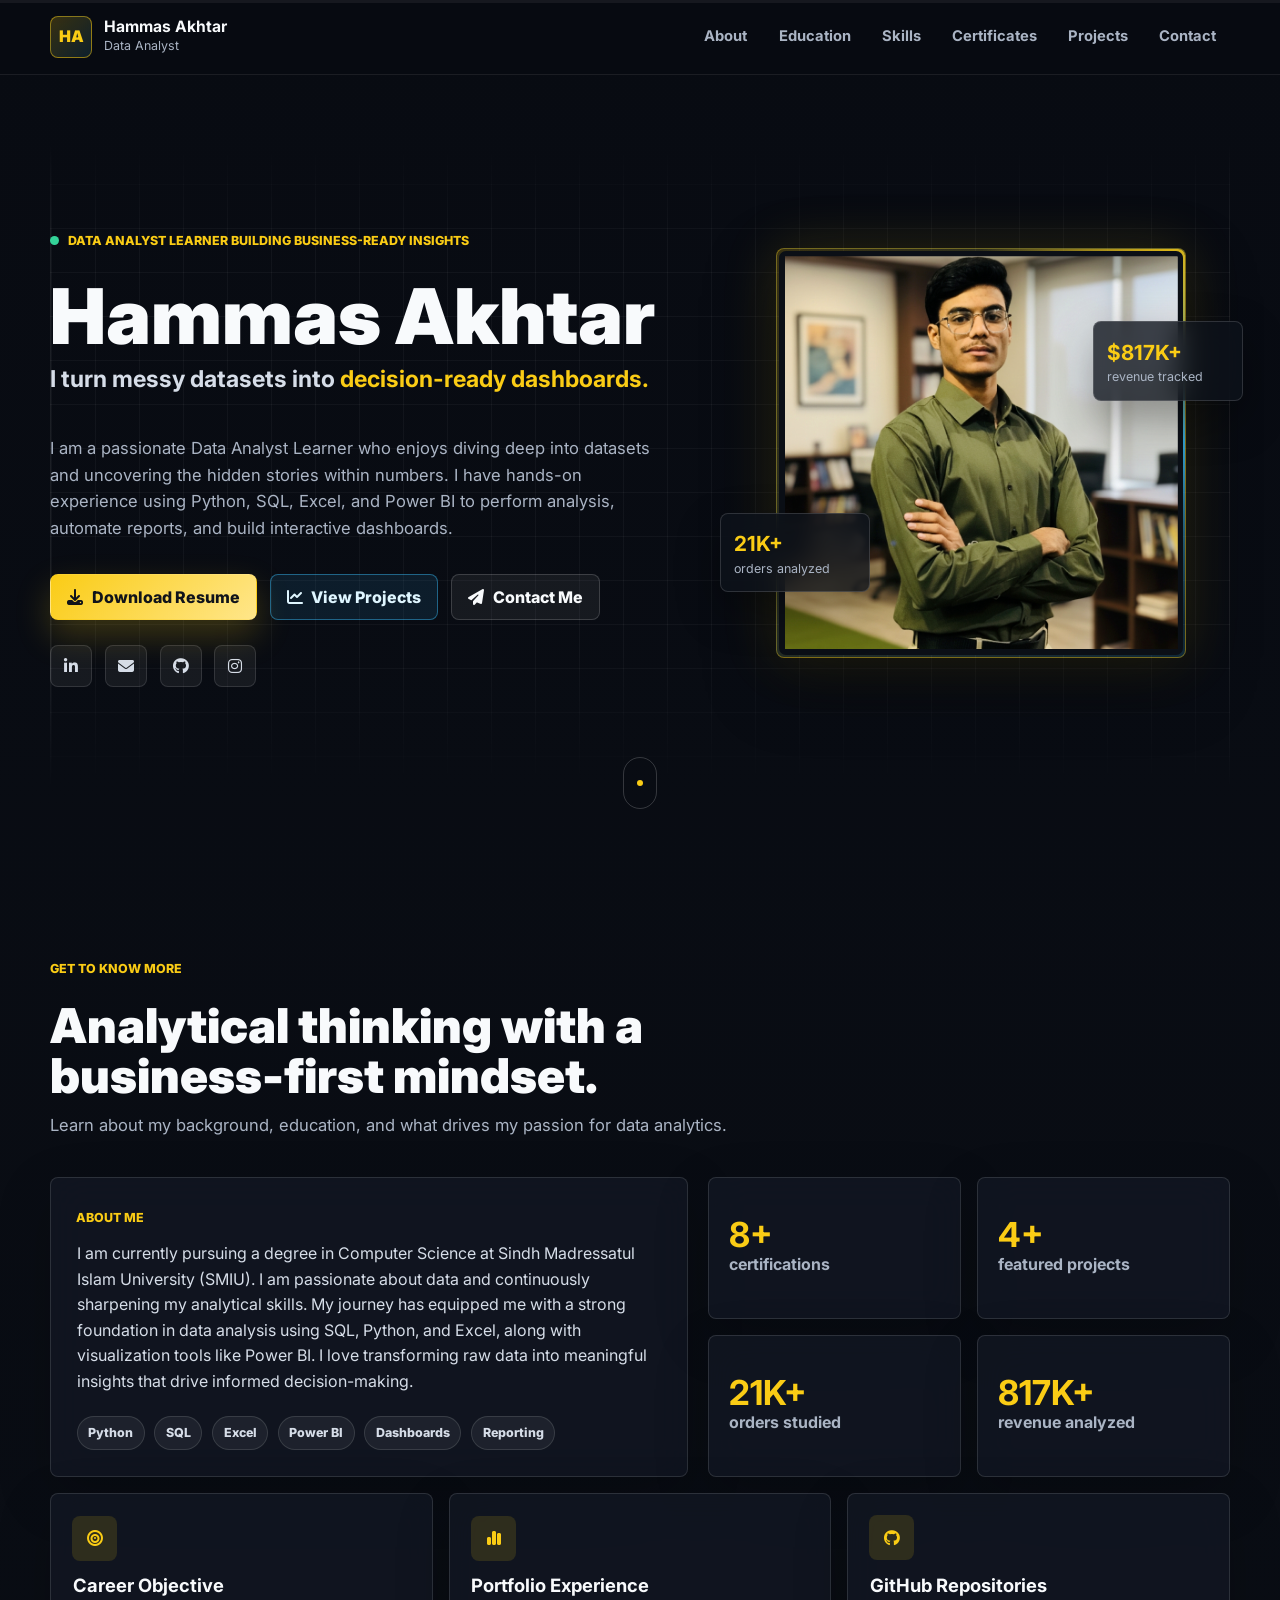
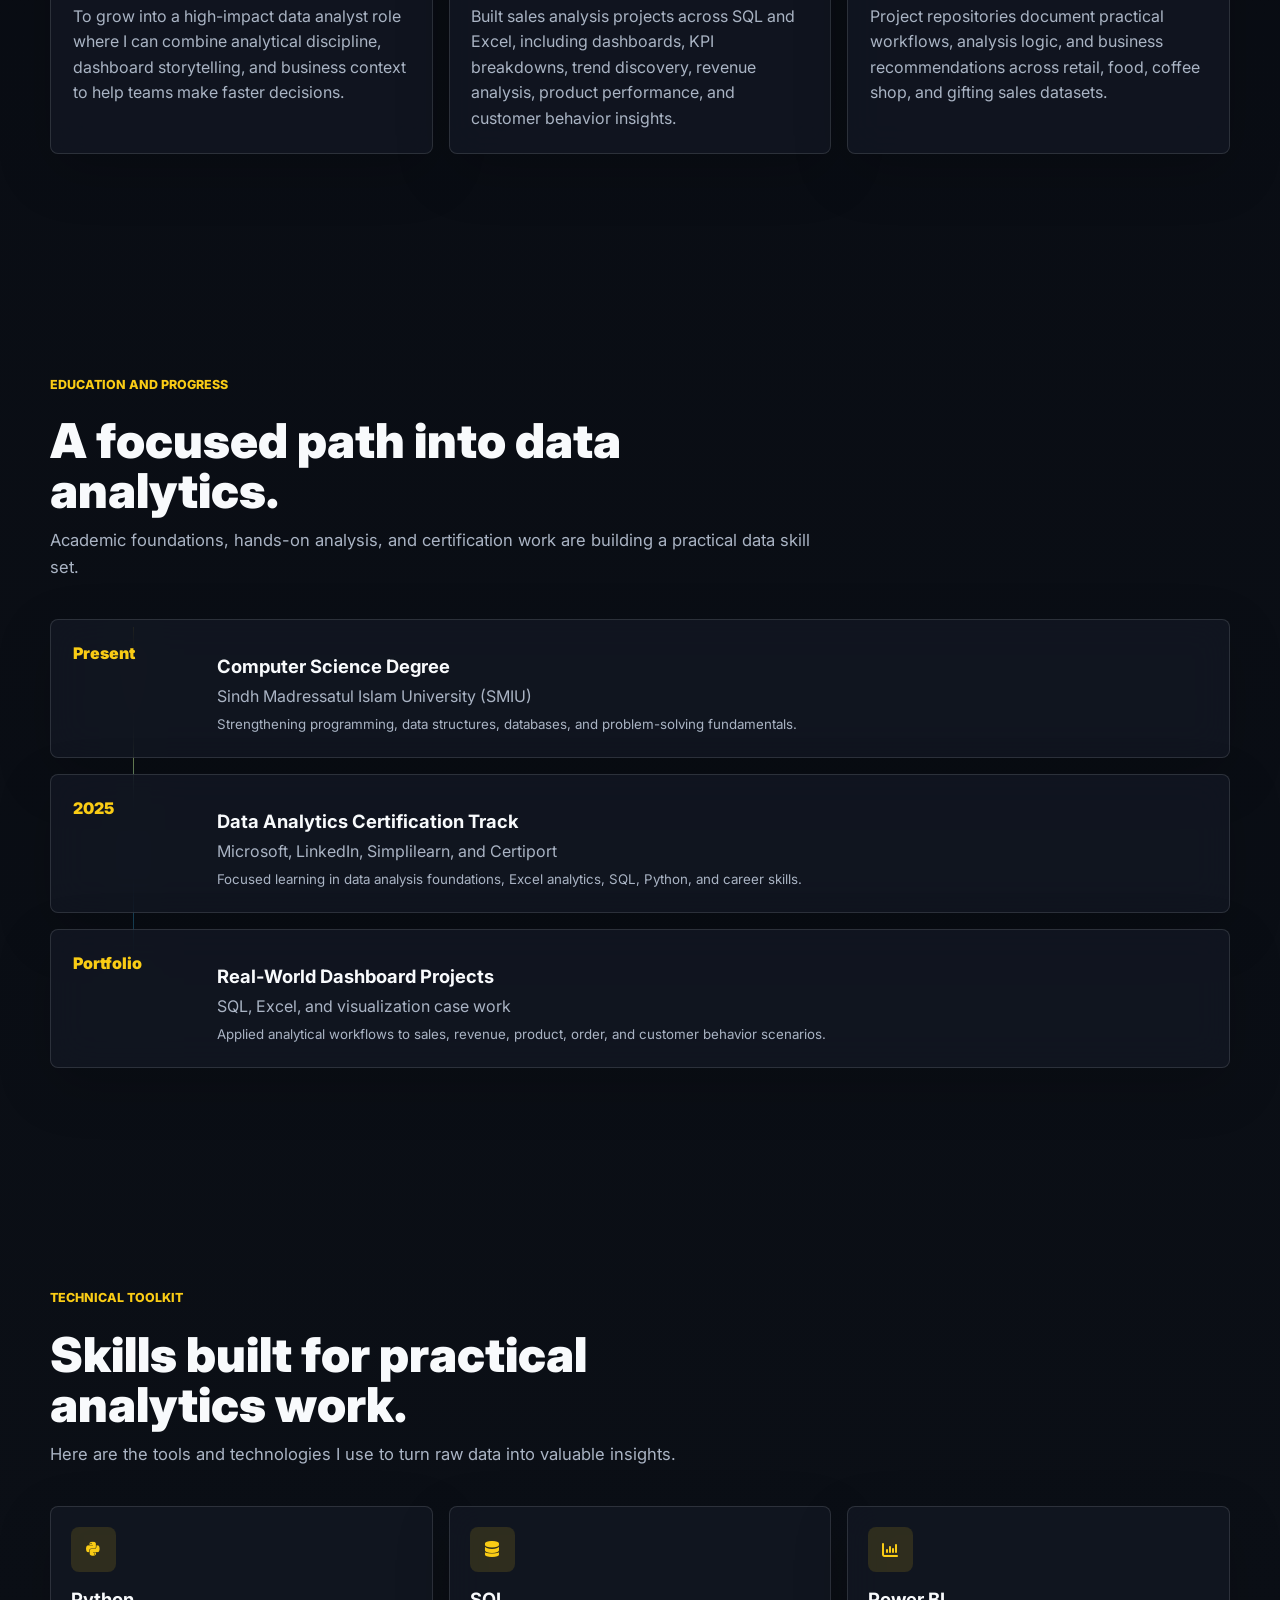
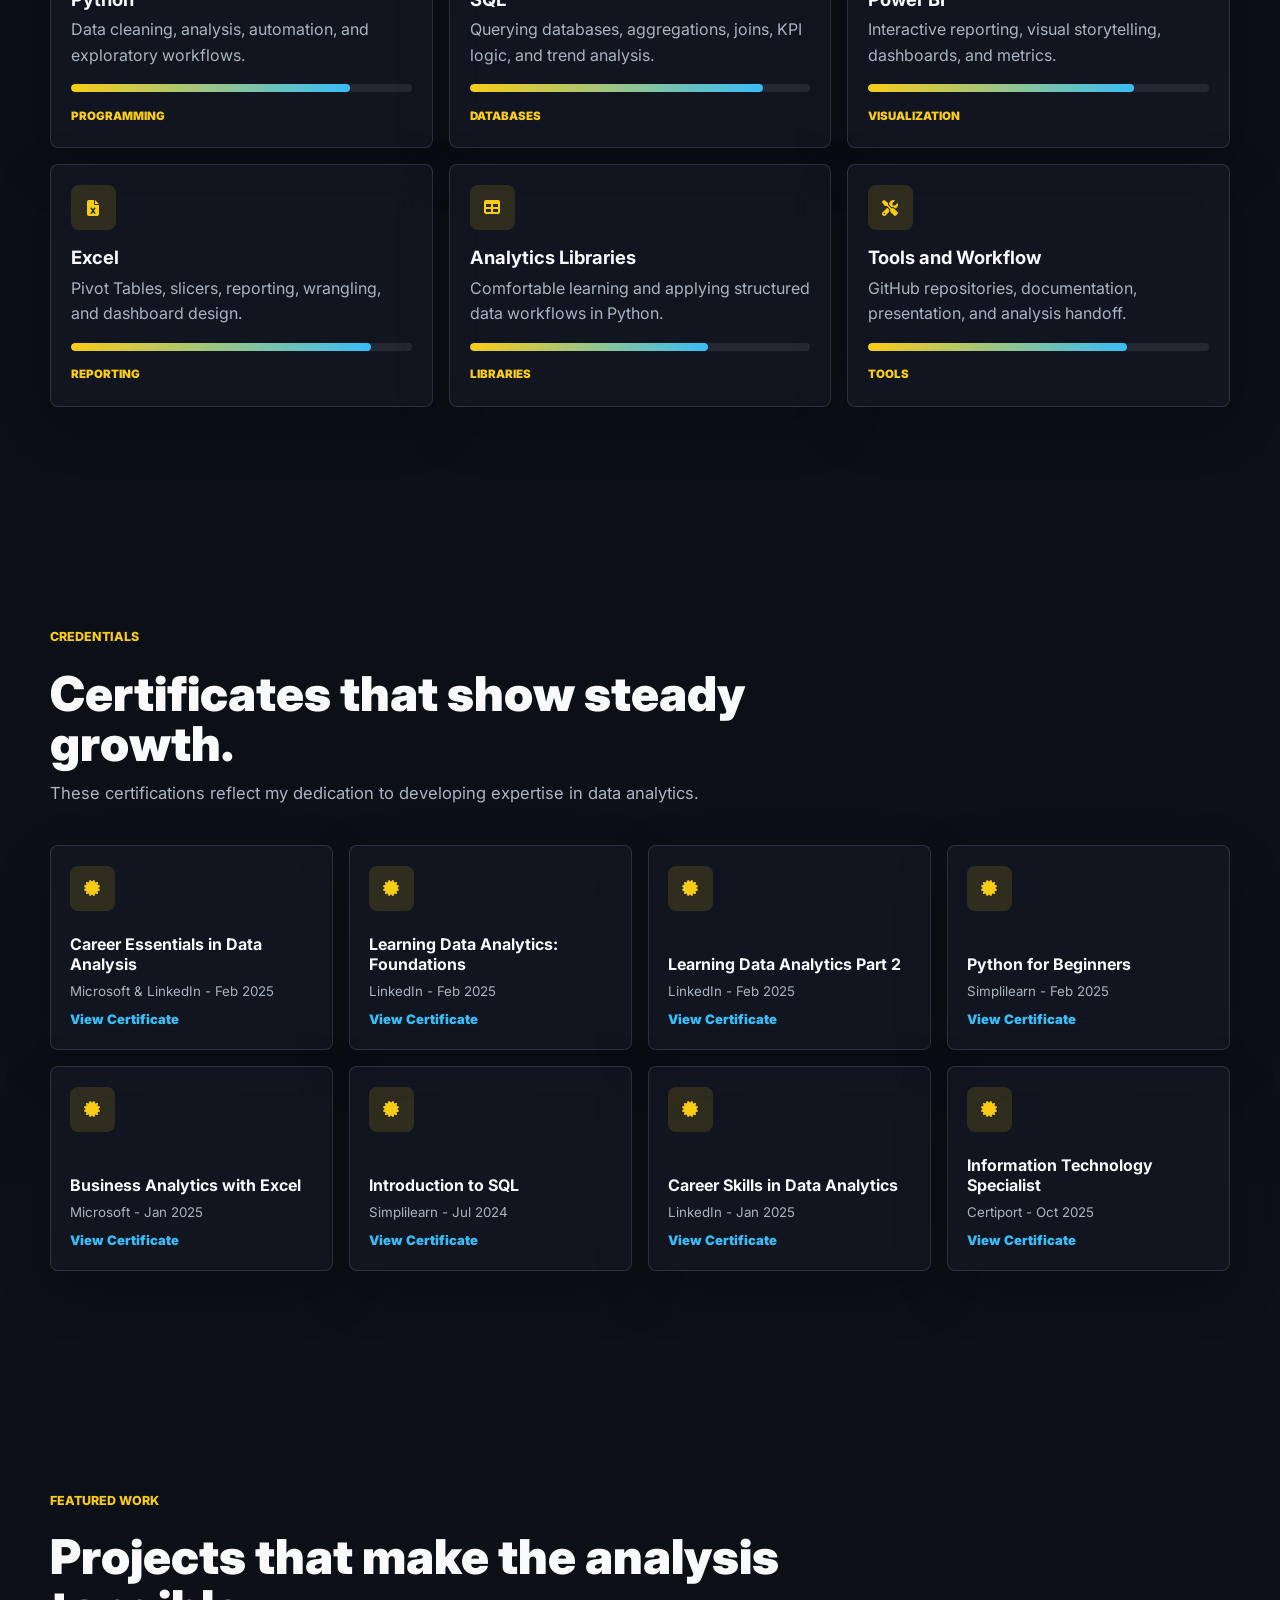
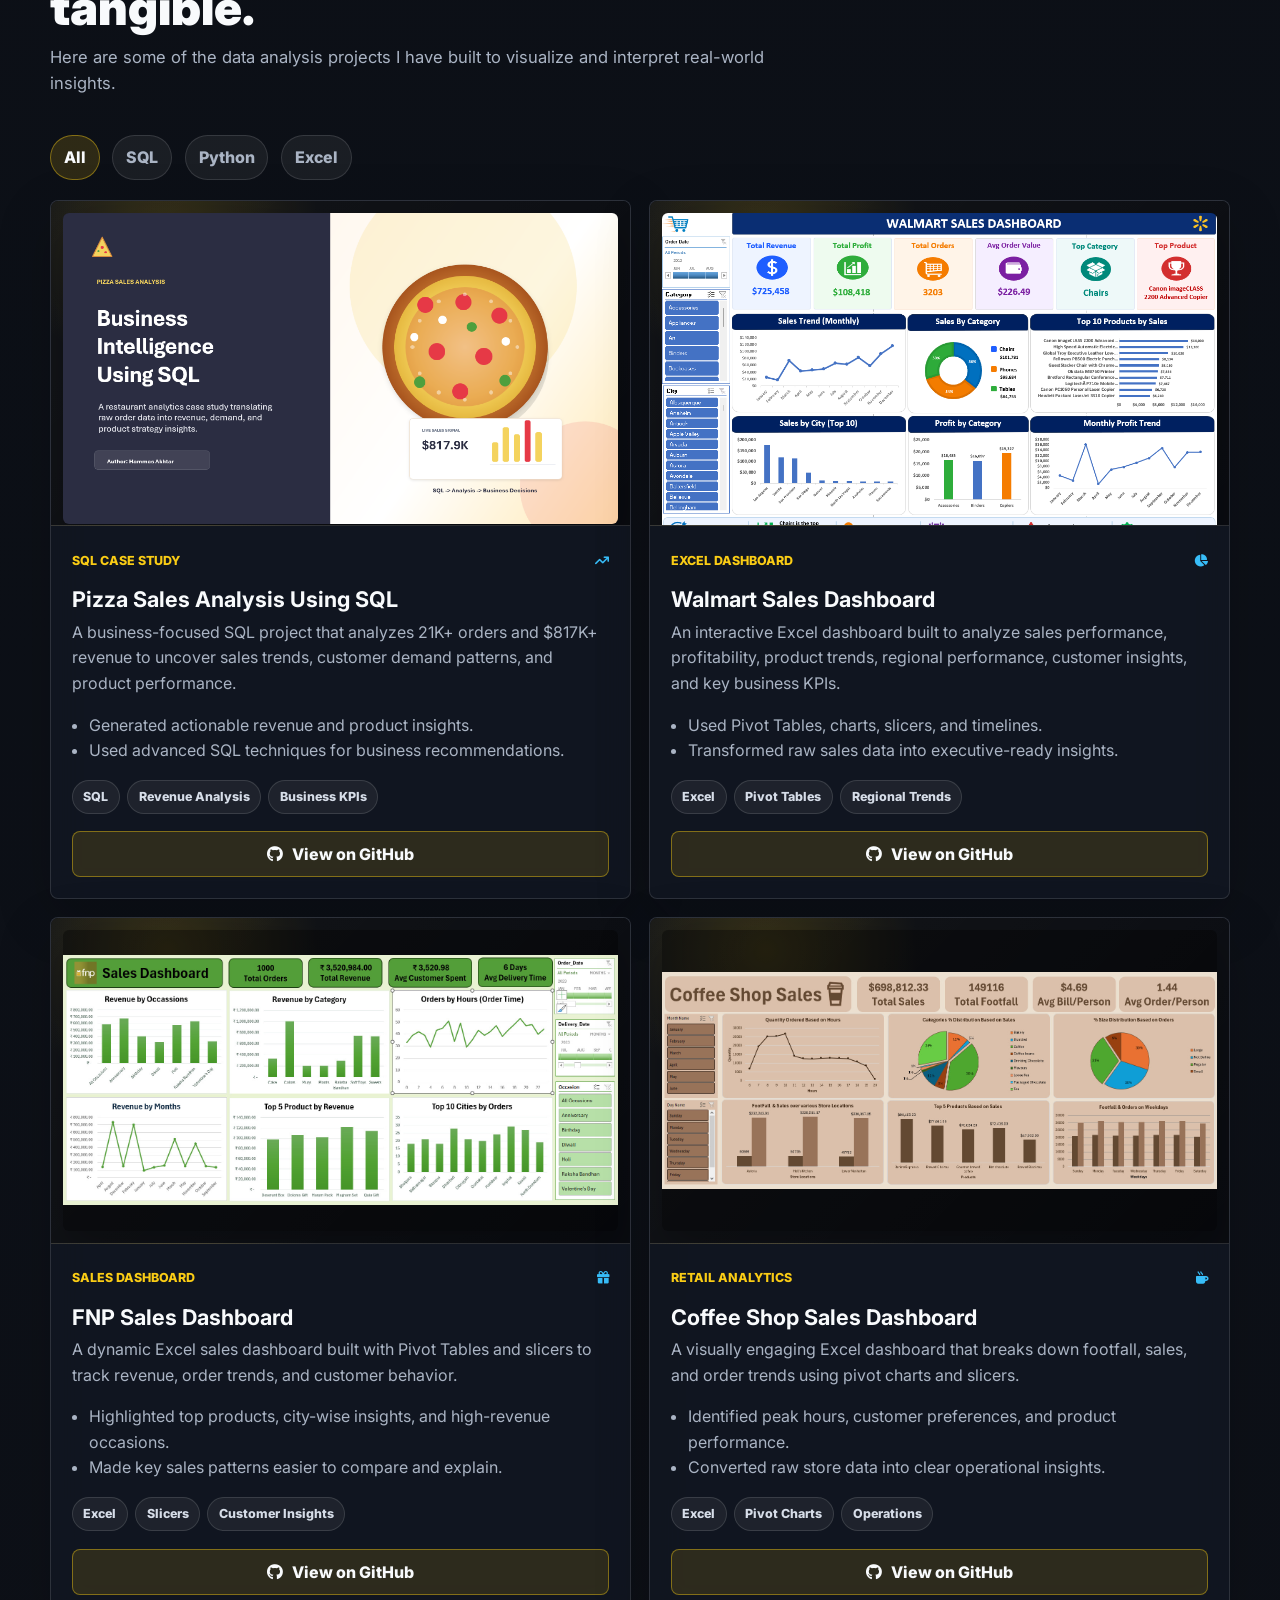
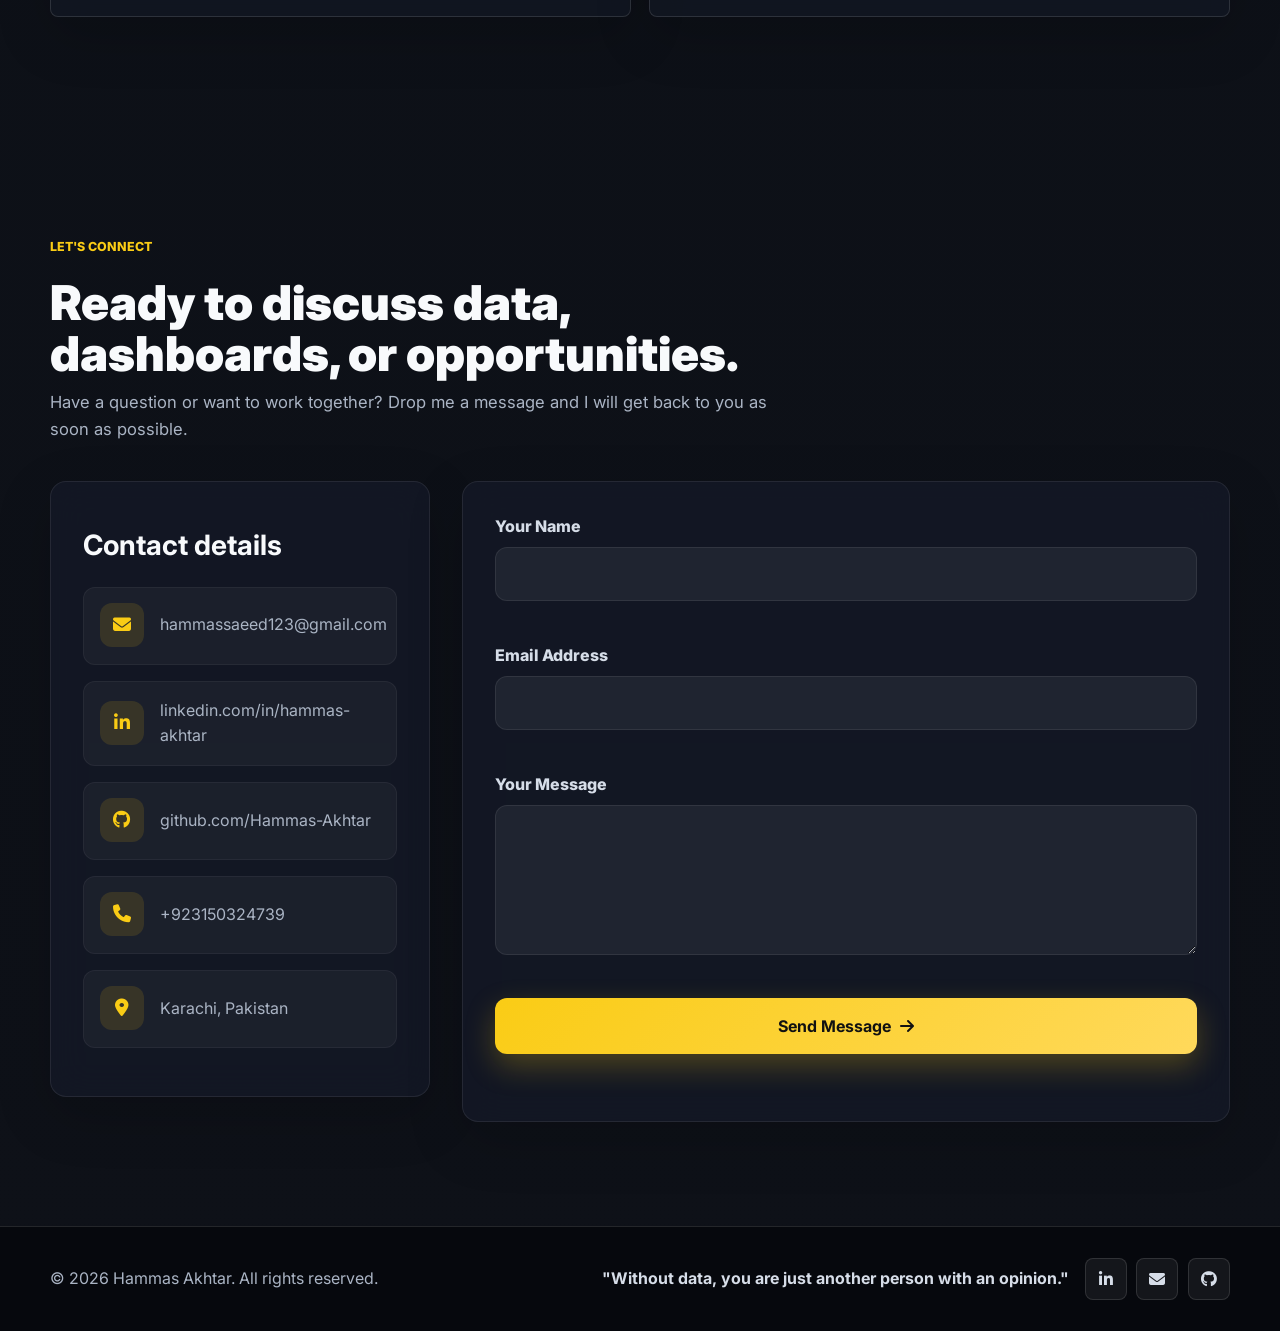
<file: index.html>
<!DOCTYPE html>
<html lang="en">
<head>
  <meta charset="UTF-8">
  <meta name="viewport" content="width=device-width, initial-scale=1.0">
  <meta name="description" content="Hammas Akhtar is a data analyst learner using Python, SQL, Excel, and Power BI to turn raw data into business insights.">
  <meta name="theme-color" content="#080b12">
  <title>Hammas Akhtar | Data Analyst Portfolio</title>
  <link rel="preconnect" href="https://fonts.googleapis.com">
  <link rel="preconnect" href="https://fonts.gstatic.com" crossorigin>
  <link href="https://fonts.googleapis.com/css2?family=Inter:wght@400;500;600;700;800&display=swap" rel="stylesheet">
  <link rel="stylesheet" href="https://cdnjs.cloudflare.com/ajax/libs/font-awesome/6.4.0/css/all.min.css">
  <link rel="stylesheet" href="styles.css">
</head>
<body>
  <a class="skip-link" href="#main">Skip to content</a>
  <div class="page-progress" aria-hidden="true"><span id="scroll-progress"></span></div>
  <div class="cursor-light" id="cursor-light" aria-hidden="true"></div>

  <header class="site-header" id="top">
    <nav class="navbar" aria-label="Primary navigation">
      <a class="brand" href="#top" aria-label="Hammas Akhtar home">
        <span class="brand-mark">HA</span>
        <span class="brand-copy">
          <strong>Hammas Akhtar</strong>
          <small>Data Analyst</small>
        </span>
      </a>

      <button class="nav-toggle" type="button" id="nav-toggle" aria-controls="site-menu" aria-expanded="false" aria-label="Open navigation menu">
        <span></span>
        <span></span>
        <span></span>
      </button>

      <div class="nav-panel" id="site-menu">
        <a class="nav-link" href="#about">About</a>
        <a class="nav-link" href="#education">Education</a>
        <a class="nav-link" href="#skills">Skills</a>
        <a class="nav-link" href="#certificates">Certificates</a>
        <a class="nav-link" href="#projects">Projects</a>
        <a class="nav-link" href="#contact">Contact</a>
      </div>
    </nav>
  </header>

  <main id="main">
    <section class="hero section-shell" id="home" aria-labelledby="hero-title">
      <canvas class="hero-particles" id="particle-canvas" aria-hidden="true"></canvas>
      <div class="hero-grid">
        <div class="hero-copy reveal">
          <p class="eyebrow">
            <span class="pulse-dot" aria-hidden="true"></span>
            Data analyst learner building business-ready insights
          </p>
          <h1 id="hero-title">Hammas Akhtar</h1>
          <p class="hero-role">I turn messy datasets into <span id="typing-text">decision-ready dashboards.</span></p>
          <p class="hero-summary">
            I am a passionate Data Analyst Learner who enjoys diving deep into datasets and uncovering the hidden stories within numbers. I have hands-on experience using Python, SQL, Excel, and Power BI to perform analysis, automate reports, and build interactive dashboards.
          </p>

          <div class="hero-actions" aria-label="Portfolio actions">
            <a class="btn btn-primary magnetic" href="Hammas_Akhtar_CV.pdf" download>
              <i class="fa-solid fa-download" aria-hidden="true"></i>
              Download Resume
            </a>
            <a class="btn btn-secondary magnetic" href="#projects">
              <i class="fa-solid fa-chart-line" aria-hidden="true"></i>
              View Projects
            </a>
            <a class="btn btn-ghost magnetic" href="#contact">
              <i class="fa-solid fa-paper-plane" aria-hidden="true"></i>
              Contact Me
            </a>
          </div>

          <div class="social-row" aria-label="Social links">
            <a href="https://linkedin.com/in/hammas-akhtar" target="_blank" rel="noreferrer" aria-label="LinkedIn profile">
              <i class="fab fa-linkedin-in" aria-hidden="true"></i>
            </a>
            <a href="mailto:hammassaeed123@gmail.com" aria-label="Email Hammas Akhtar">
              <i class="fa-solid fa-envelope" aria-hidden="true"></i>
            </a>
            <a href="https://github.com/Hammas-Akhtar" target="_blank" rel="noreferrer" aria-label="GitHub profile">
              <i class="fab fa-github" aria-hidden="true"></i>
            </a>
            <a href="https://instagram.com/hammas_akhtar_110" target="_blank" rel="noreferrer" aria-label="Instagram profile">
              <i class="fab fa-instagram" aria-hidden="true"></i>
            </a>
          </div>
        </div>

        <div class="hero-visual reveal" data-delay="120">
          <div class="profile-frame tilt-card">
            <img src="my_profile.jpeg" alt="Portrait of Hammas Akhtar" width="720" height="720">
          </div>
          <div class="floating-metric metric-one">
            <strong>21K+</strong>
            <span>orders analyzed</span>
          </div>
          <div class="floating-metric metric-two">
            <strong>$817K+</strong>
            <span>revenue tracked</span>
          </div>
        </div>
      </div>

      <a class="scroll-cue" href="#about" aria-label="Scroll to about section">
        <span></span>
      </a>
    </section>

    <section class="section-shell about-section" id="about" aria-labelledby="about-title">
      <div class="section-heading reveal">
        <p class="section-kicker">Get to know more</p>
        <h2 id="about-title">Analytical thinking with a business-first mindset.</h2>
        <p>Learn about my background, education, and what drives my passion for data analytics.</p>
      </div>

      <div class="about-layout">
        <div class="about-card reveal">
          <div class="card-label">About Me</div>
          <p>
            I am currently pursuing a degree in Computer Science at Sindh Madressatul Islam University (SMIU). I am passionate about data and continuously sharpening my analytical skills. My journey has equipped me with a strong foundation in data analysis using SQL, Python, and Excel, along with visualization tools like Power BI. I love transforming raw data into meaningful insights that drive informed decision-making.
          </p>
          <div class="tech-stack" aria-label="Core technologies">
            <span>Python</span>
            <span>SQL</span>
            <span>Excel</span>
            <span>Power BI</span>
            <span>Dashboards</span>
            <span>Reporting</span>
          </div>
        </div>

        <div class="stats-grid reveal" data-delay="90" aria-label="Portfolio statistics">
          <div class="stat-card">
            <strong data-counter="8">0</strong>
            <span>certifications</span>
          </div>
          <div class="stat-card">
            <strong data-counter="4">0</strong>
            <span>featured projects</span>
          </div>
          <div class="stat-card">
            <strong data-counter="21000">0</strong>
            <span>orders studied</span>
          </div>
          <div class="stat-card">
            <strong data-counter="817000">0</strong>
            <span>revenue analyzed</span>
          </div>
        </div>
      </div>

      <div class="experience-grid">
        <article class="info-card reveal">
          <i class="fa-solid fa-bullseye" aria-hidden="true"></i>
          <h3>Career Objective</h3>
          <p>To grow into a high-impact data analyst role where I can combine analytical discipline, dashboard storytelling, and business context to help teams make faster decisions.</p>
        </article>
        <article class="info-card reveal" data-delay="80">
          <i class="fa-solid fa-chart-simple" aria-hidden="true"></i>
          <h3>Portfolio Experience</h3>
          <p>Built sales analysis projects across SQL and Excel, including dashboards, KPI breakdowns, trend discovery, revenue analysis, product performance, and customer behavior insights.</p>
        </article>
        <article class="info-card reveal" data-delay="160">
          <i class="fa-brands fa-github" aria-hidden="true"></i>
          <h3>GitHub Repositories</h3>
          <p>Project repositories document practical workflows, analysis logic, and business recommendations across retail, food, coffee shop, and gifting sales datasets.</p>
        </article>
      </div>
    </section>

    <section class="section-shell timeline-section" id="education" aria-labelledby="education-title">
      <div class="section-heading reveal">
        <p class="section-kicker">Education and progress</p>
        <h2 id="education-title">A focused path into data analytics.</h2>
        <p>Academic foundations, hands-on analysis, and certification work are building a practical data skill set.</p>
      </div>

      <div class="timeline">
        <article class="timeline-item reveal">
          <span class="timeline-year">Present</span>
          <div>
            <h3>Computer Science Degree</h3>
            <p>Sindh Madressatul Islam University (SMIU)</p>
            <small>Strengthening programming, data structures, databases, and problem-solving fundamentals.</small>
          </div>
        </article>
        <article class="timeline-item reveal" data-delay="80">
          <span class="timeline-year">2025</span>
          <div>
            <h3>Data Analytics Certification Track</h3>
            <p>Microsoft, LinkedIn, Simplilearn, and Certiport</p>
            <small>Focused learning in data analysis foundations, Excel analytics, SQL, Python, and career skills.</small>
          </div>
        </article>
        <article class="timeline-item reveal" data-delay="160">
          <span class="timeline-year">Portfolio</span>
          <div>
            <h3>Real-World Dashboard Projects</h3>
            <p>SQL, Excel, and visualization case work</p>
            <small>Applied analytical workflows to sales, revenue, product, order, and customer behavior scenarios.</small>
          </div>
        </article>
      </div>
    </section>

    <section class="section-shell skills-section" id="skills" aria-labelledby="skills-title">
      <div class="section-heading reveal">
        <p class="section-kicker">Technical toolkit</p>
        <h2 id="skills-title">Skills built for practical analytics work.</h2>
        <p>Here are the tools and technologies I use to turn raw data into valuable insights.</p>
      </div>

      <div class="skills-grid">
        <article class="skill-card reveal">
          <div class="skill-icon"><i class="fa-brands fa-python" aria-hidden="true"></i></div>
          <div class="skill-copy">
            <h3>Python</h3>
            <p>Data cleaning, analysis, automation, and exploratory workflows.</p>
          </div>
          <div class="progress-track" aria-label="Python skill level 82 percent"><span style="--level: 82%"></span></div>
          <small>Programming</small>
        </article>

        <article class="skill-card reveal" data-delay="60">
          <div class="skill-icon"><i class="fa-solid fa-database" aria-hidden="true"></i></div>
          <div class="skill-copy">
            <h3>SQL</h3>
            <p>Querying databases, aggregations, joins, KPI logic, and trend analysis.</p>
          </div>
          <div class="progress-track" aria-label="SQL skill level 86 percent"><span style="--level: 86%"></span></div>
          <small>Databases</small>
        </article>

        <article class="skill-card reveal" data-delay="120">
          <div class="skill-icon"><i class="fa-solid fa-chart-column" aria-hidden="true"></i></div>
          <div class="skill-copy">
            <h3>Power BI</h3>
            <p>Interactive reporting, visual storytelling, dashboards, and metrics.</p>
          </div>
          <div class="progress-track" aria-label="Power BI skill level 78 percent"><span style="--level: 78%"></span></div>
          <small>Visualization</small>
        </article>

        <article class="skill-card reveal" data-delay="180">
          <div class="skill-icon"><i class="fa-solid fa-file-excel" aria-hidden="true"></i></div>
          <div class="skill-copy">
            <h3>Excel</h3>
            <p>Pivot Tables, slicers, reporting, wrangling, and dashboard design.</p>
          </div>
          <div class="progress-track" aria-label="Excel skill level 88 percent"><span style="--level: 88%"></span></div>
          <small>Reporting</small>
        </article>

        <article class="skill-card reveal" data-delay="240">
          <div class="skill-icon"><i class="fa-solid fa-table" aria-hidden="true"></i></div>
          <div class="skill-copy">
            <h3>Analytics Libraries</h3>
            <p>Comfortable learning and applying structured data workflows in Python.</p>
          </div>
          <div class="progress-track" aria-label="Analytics libraries skill level 70 percent"><span style="--level: 70%"></span></div>
          <small>Libraries</small>
        </article>

        <article class="skill-card reveal" data-delay="300">
          <div class="skill-icon"><i class="fa-solid fa-screwdriver-wrench" aria-hidden="true"></i></div>
          <div class="skill-copy">
            <h3>Tools and Workflow</h3>
            <p>GitHub repositories, documentation, presentation, and analysis handoff.</p>
          </div>
          <div class="progress-track" aria-label="Tools and workflow skill level 76 percent"><span style="--level: 76%"></span></div>
          <small>Tools</small>
        </article>
      </div>
    </section>

    <section class="section-shell certificates-section" id="certificates" aria-labelledby="certificates-title">
      <div class="section-heading reveal">
        <p class="section-kicker">Credentials</p>
        <h2 id="certificates-title">Certificates that show steady growth.</h2>
        <p>These certifications reflect my dedication to developing expertise in data analytics.</p>
      </div>

      <div class="cert-grid">
        <a class="cert-card reveal" href="CertificateOfCompletion_Career_Essentials.pdf" target="_blank" rel="noreferrer">
          <span class="cert-icon"><i class="fa-solid fa-certificate" aria-hidden="true"></i></span>
          <span class="cert-body">
            <strong>Career Essentials in Data Analysis</strong>
            <small>Microsoft & LinkedIn - Feb 2025</small>
            <em>View Certificate</em>
          </span>
        </a>
        <a class="cert-card reveal" data-delay="50" href="CertificateOfCompletion_Learning_Data_Analytics.pdf" target="_blank" rel="noreferrer">
          <span class="cert-icon"><i class="fa-solid fa-certificate" aria-hidden="true"></i></span>
          <span class="cert-body">
            <strong>Learning Data Analytics: Foundations</strong>
            <small>LinkedIn - Feb 2025</small>
            <em>View Certificate</em>
          </span>
        </a>
        <a class="cert-card reveal" data-delay="100" href="CertificateOfCompletion_Learning_Data_Analytics2.pdf" target="_blank" rel="noreferrer">
          <span class="cert-icon"><i class="fa-solid fa-certificate" aria-hidden="true"></i></span>
          <span class="cert-body">
            <strong>Learning Data Analytics Part 2</strong>
            <small>LinkedIn - Feb 2025</small>
            <em>View Certificate</em>
          </span>
        </a>
        <a class="cert-card reveal" data-delay="150" href="Python.pdf" target="_blank" rel="noreferrer">
          <span class="cert-icon"><i class="fa-solid fa-certificate" aria-hidden="true"></i></span>
          <span class="cert-body">
            <strong>Python for Beginners</strong>
            <small>Simplilearn - Feb 2025</small>
            <em>View Certificate</em>
          </span>
        </a>
        <a class="cert-card reveal" data-delay="200" href="Business_Analytics_with_Excel.pdf" target="_blank" rel="noreferrer">
          <span class="cert-icon"><i class="fa-solid fa-certificate" aria-hidden="true"></i></span>
          <span class="cert-body">
            <strong>Business Analytics with Excel</strong>
            <small>Microsoft - Jan 2025</small>
            <em>View Certificate</em>
          </span>
        </a>
        <a class="cert-card reveal" data-delay="250" href="SQL.pdf" target="_blank" rel="noreferrer">
          <span class="cert-icon"><i class="fa-solid fa-certificate" aria-hidden="true"></i></span>
          <span class="cert-body">
            <strong>Introduction to SQL</strong>
            <small>Simplilearn - Jul 2024</small>
            <em>View Certificate</em>
          </span>
        </a>
        <a class="cert-card reveal" data-delay="300" href="CertificateOfCompletion_Introduction_to_Career_Skills.pdf" target="_blank" rel="noreferrer">
          <span class="cert-icon"><i class="fa-solid fa-certificate" aria-hidden="true"></i></span>
          <span class="cert-body">
            <strong>Career Skills in Data Analytics</strong>
            <small>LinkedIn - Jan 2025</small>
            <em>View Certificate</em>
          </span>
        </a>
        <a class="cert-card reveal" data-delay="350" href="IT_Specialist.pdf" target="_blank" rel="noreferrer">
          <span class="cert-icon"><i class="fa-solid fa-certificate" aria-hidden="true"></i></span>
          <span class="cert-body">
            <strong>Information Technology Specialist</strong>
            <small>Certiport - Oct 2025</small>
            <em>View Certificate</em>
          </span>
        </a>
      </div>
    </section>

    <section class="section-shell projects-section" id="projects" aria-labelledby="projects-title">
      <div class="section-heading reveal">
        <p class="section-kicker">Featured work</p>
        <h2 id="projects-title">Projects that make the analysis tangible.</h2>
        <p>Here are some of the data analysis projects I have built to visualize and interpret real-world insights.</p>
      </div>

      <div class="filter-bar reveal" role="group" aria-label="Filter projects">
        <button class="filter-btn active" type="button" data-filter="all">All</button>
        <button class="filter-btn" type="button" data-filter="sql">SQL</button>
        <button class="filter-btn" type="button" data-filter="python">Python</button>
        <button class="filter-btn" type="button" data-filter="excel">Excel</button>
        <!--<button class="filter-btn" type="button" data-filter="power-bi">Power BI</button>
        <button class="filter-btn" type="button" data-filter="tableau">Tableau</button>
        <button class="filter-btn" type="button" data-filter="machine-learning">Machine Learning</button> -->
      </div>

      <div class="project-grid" aria-live="polite">
        <article class="project-card tilt-card reveal" data-tags="sql">
          <div class="project-media">
            <img src="my_project4.png" alt="Pizza Sales Analysis SQL dashboard preview" loading="lazy" width="960" height="540">
          </div>
          <div class="project-content">
            <div class="project-topline">
              <span>SQL Case Study</span>
              <i class="fa-solid fa-arrow-trend-up" aria-hidden="true"></i>
            </div>
            <h3>Pizza Sales Analysis Using SQL</h3>
            <p>A business-focused SQL project that analyzes 21K+ orders and $817K+ revenue to uncover sales trends, customer demand patterns, and product performance.</p>
            <ul>
              <li>Generated actionable revenue and product insights.</li>
              <li>Used advanced SQL techniques for business recommendations.</li>
            </ul>
            <div class="badge-row">
              <span>SQL</span>
              <span>Revenue Analysis</span>
              <span>Business KPIs</span>
            </div>
            <a class="project-link magnetic" href="https://github.com/Hammas-Akhtar/Pizza-Sales-Analysis-SQL" target="_blank" rel="noreferrer">
              <i class="fab fa-github" aria-hidden="true"></i>
              View on GitHub
            </a>
          </div>
        </article>

        <article class="project-card tilt-card reveal" data-delay="80" data-tags="excel">
          <div class="project-media">
            <img src="my_analysis.png" alt="Walmart Sales Dashboard preview" loading="lazy" width="960" height="540">
          </div>
          <div class="project-content">
            <div class="project-topline">
              <span>Excel Dashboard</span>
              <i class="fa-solid fa-chart-pie" aria-hidden="true"></i>
            </div>
            <h3>Walmart Sales Dashboard</h3>
            <p>An interactive Excel dashboard built to analyze sales performance, profitability, product trends, regional performance, customer insights, and key business KPIs.</p>
            <ul>
              <li>Used Pivot Tables, charts, slicers, and timelines.</li>
              <li>Transformed raw sales data into executive-ready insights.</li>
            </ul>
            <div class="badge-row">
              <span>Excel</span>
              <span>Pivot Tables</span>
              <span>Regional Trends</span>
            </div>
            <a class="project-link magnetic" href="https://github.com/Hammas-Akhtar/Walmart_Sales_Dashboard" target="_blank" rel="noreferrer">
              <i class="fab fa-github" aria-hidden="true"></i>
              View on GitHub
            </a>
          </div>
        </article>

        <article class="project-card tilt-card reveal" data-delay="160" data-tags="excel">
          <div class="project-media">
            <img src="project2.jpg" alt="FNP Sales Dashboard preview" loading="lazy" width="960" height="540">
          </div>
          <div class="project-content">
            <div class="project-topline">
              <span>Sales Dashboard</span>
              <i class="fa-solid fa-gift" aria-hidden="true"></i>
            </div>
            <h3>FNP Sales Dashboard</h3>
            <p>A dynamic Excel sales dashboard built with Pivot Tables and slicers to track revenue, order trends, and customer behavior.</p>
            <ul>
              <li>Highlighted top products, city-wise insights, and high-revenue occasions.</li>
              <li>Made key sales patterns easier to compare and explain.</li>
            </ul>
            <div class="badge-row">
              <span>Excel</span>
              <span>Slicers</span>
              <span>Customer Insights</span>
            </div>
            <a class="project-link magnetic" href="https://github.com/Hammas-Akhtar/FNP-Sales-Analysis" target="_blank" rel="noreferrer">
              <i class="fab fa-github" aria-hidden="true"></i>
              View on GitHub
            </a>
          </div>
        </article>

        <article class="project-card tilt-card reveal" data-delay="240" data-tags="excel">
          <div class="project-media">
            <img src="my_analysis.jpg" alt="Coffee Shop Sales Dashboard preview" loading="lazy" width="960" height="540">
          </div>
          <div class="project-content">
            <div class="project-topline">
              <span>Retail Analytics</span>
              <i class="fa-solid fa-mug-hot" aria-hidden="true"></i>
            </div>
            <h3>Coffee Shop Sales Dashboard</h3>
            <p>A visually engaging Excel dashboard that breaks down footfall, sales, and order trends using pivot charts and slicers.</p>
            <ul>
              <li>Identified peak hours, customer preferences, and product performance.</li>
              <li>Converted raw store data into clear operational insights.</li>
            </ul>
            <div class="badge-row">
              <span>Excel</span>
              <span>Pivot Charts</span>
              <span>Operations</span>
            </div>
            <a class="project-link magnetic" href="https://github.com/Hammas-Akhtar/Coffee-Shop-Sales-Analsis" target="_blank" rel="noreferrer">
              <i class="fab fa-github" aria-hidden="true"></i>
              View on GitHub
            </a>
          </div>
        </article>
      </div>

      <p class="empty-projects" id="empty-projects" hidden>No projects are currently tagged for this filter.</p>
    </section>

    <section class="section-shell contact-section" id="contact" aria-labelledby="contact-title">
      <div class="section-heading reveal">
        <p class="section-kicker">Let's connect</p>
        <h2 id="contact-title">Ready to discuss data, dashboards, or opportunities.</h2>
        <p>Have a question or want to work together? Drop me a message and I will get back to you as soon as possible.</p>
      </div>

      <div class="contact-layout">
        <div class="contact-card reveal">
          <h3>Contact details</h3>
          <a href="mailto:hammassaeed123@gmail.com">
            <i class="fa-solid fa-envelope" aria-hidden="true"></i>
            <span>hammassaeed123@gmail.com</span>
          </a>
          <a href="https://linkedin.com/in/hammas-akhtar" target="_blank" rel="noreferrer">
            <i class="fab fa-linkedin-in" aria-hidden="true"></i>
            <span>linkedin.com/in/hammas-akhtar</span>
          </a>
          <a href="https://github.com/Hammas-Akhtar" target="_blank" rel="noreferrer">
            <i class="fab fa-github" aria-hidden="true"></i>
            <span>github.com/Hammas-Akhtar</span>
          </a>
          <p>
            <i class="fa-solid fa-phone" aria-hidden="true"></i>
            <span>+923150324739</span>
          </p>
          <p>
            <i class="fa-solid fa-location-dot" aria-hidden="true"></i>
            <span>Karachi, Pakistan</span>
          </p>
        </div>

        <form class="contact-form reveal" data-delay="100" id="contact-form" novalidate>
          <div class="form-row">
            <label for="name">Your Name</label>
            <input type="text" id="name" name="name" autocomplete="name" required minlength="2">
            <small class="field-error" aria-live="polite"></small>
          </div>
          <div class="form-row">
            <label for="email">Email Address</label>
            <input type="email" id="email" name="email" autocomplete="email" required>
            <small class="field-error" aria-live="polite"></small>
          </div>
          <div class="form-row">
            <label for="message">Your Message</label>
            <textarea id="message" name="message" rows="5" required minlength="10"></textarea>
            <small class="field-error" aria-live="polite"></small>
          </div>
          <button class="btn btn-primary form-submit magnetic" type="submit">
            <span>Send Message</span>
            <i class="fa-solid fa-arrow-right" aria-hidden="true"></i>
          </button>
          <p class="form-status" id="form-status" role="status" aria-live="polite"></p>
        </form>
      </div>
    </section>
  </main>

  <footer class="site-footer">
    <div class="footer-inner">
      <p>&copy; 2026 Hammas Akhtar. All rights reserved.</p>
      <p class="footer-quote">"Without data, you are just another person with an opinion."</p>
      <div class="footer-socials" aria-label="Footer social links">
        <a href="https://linkedin.com/in/hammas-akhtar" target="_blank" rel="noreferrer" aria-label="LinkedIn"><i class="fab fa-linkedin-in" aria-hidden="true"></i></a>
        <a href="mailto:hammassaeed123@gmail.com" aria-label="Email"><i class="fa-solid fa-envelope" aria-hidden="true"></i></a>
        <a href="https://github.com/Hammas-Akhtar" target="_blank" rel="noreferrer" aria-label="GitHub"><i class="fab fa-github" aria-hidden="true"></i></a>
      </div>
    </div>
  </footer>

  <button class="back-to-top" id="back-to-top" type="button" aria-label="Back to top">
    <i class="fa-solid fa-arrow-up" aria-hidden="true"></i>
  </button>

  <script src="script.js"></script>
</body>
</html>
</file>
<file: styles.css>
:root {
  color-scheme: dark;
  --bg: #080b12;
  --bg-soft: #10141d;
  --panel: rgba(19, 24, 35, 0.78);
  --panel-strong: rgba(25, 31, 44, 0.94);
  --line: rgba(255, 255, 255, 0.12);
  --line-strong: rgba(250, 204, 21, 0.42);
  --text: #f8fafc;
  --muted: #aab4c4;
  --soft: #d6dde8;
  --gold: #facc15;
  --gold-deep: #d99a00;
  --blue: #38bdf8;
  --green: #34d399;
  --danger: #fb7185;
  --shadow: 0 24px 70px rgba(0, 0, 0, 0.35);
  --radius: 8px;
  --radius-sm: 6px;
  --max-width: 1180px;
  --ease: cubic-bezier(0.2, 0.8, 0.2, 1);
}

* {
  box-sizing: border-box;
}

html {
  scroll-behavior: smooth;
  scroll-padding-top: 90px;
}

body {
  margin: 0;
  min-width: 320px;
  overflow-x: hidden;
  background:
    radial-gradient(circle at 50% -10%, rgba(56, 189, 248, 0.18), transparent 36rem),
    linear-gradient(180deg, #080b12 0%, #0b0f16 42%, #0e1118 100%);
  color: var(--text);
  font-family: Inter, system-ui, -apple-system, BlinkMacSystemFont, "Segoe UI", sans-serif;
  line-height: 1.6;
}

body.menu-open {
  overflow: hidden;
}

img {
  display: block;
  max-width: 100%;
}

a {
  color: inherit;
  text-decoration: none;
}

button,
input,
textarea {
  font: inherit;
}

button {
  cursor: pointer;
}

::selection {
  background: rgba(250, 204, 21, 0.32);
  color: var(--text);
}

.skip-link {
  position: fixed;
  left: 1rem;
  top: 1rem;
  z-index: 999;
  transform: translateY(-150%);
  border-radius: var(--radius-sm);
  background: var(--gold);
  color: #111827;
  font-weight: 800;
  padding: 0.7rem 1rem;
  transition: transform 180ms var(--ease);
}

.skip-link:focus {
  transform: translateY(0);
}

.page-progress {
  position: fixed;
  top: 0;
  left: 0;
  z-index: 120;
  width: 100%;
  height: 3px;
  background: rgba(255, 255, 255, 0.06);
}

.page-progress span {
  display: block;
  width: 0%;
  height: 100%;
  background: linear-gradient(90deg, var(--gold), var(--blue), var(--green));
}

.cursor-light {
  position: fixed;
  left: 0;
  top: 0;
  z-index: 1;
  width: 22rem;
  height: 22rem;
  pointer-events: none;
  border-radius: 50%;
  background: radial-gradient(circle, rgba(250, 204, 21, 0.12), rgba(56, 189, 248, 0.08) 34%, transparent 70%);
  opacity: 0;
  transform: translate3d(-50%, -50%, 0);
  transition: opacity 180ms ease;
}

.site-header {
  position: sticky;
  top: 0;
  z-index: 100;
  border-bottom: 1px solid rgba(255, 255, 255, 0.08);
  background: rgba(8, 11, 18, 0.76);
  backdrop-filter: blur(22px);
}

.navbar {
  width: min(100% - 2rem, var(--max-width));
  min-height: 74px;
  margin: 0 auto;
  display: flex;
  align-items: center;
  justify-content: space-between;
  gap: 1rem;
}

.brand {
  display: inline-flex;
  align-items: center;
  gap: 0.75rem;
  min-width: 0;
}

.brand-mark {
  display: grid;
  place-items: center;
  width: 42px;
  height: 42px;
  flex: 0 0 42px;
  border-radius: var(--radius);
  border: 1px solid rgba(250, 204, 21, 0.5);
  background: linear-gradient(135deg, rgba(250, 204, 21, 0.2), rgba(56, 189, 248, 0.12));
  color: var(--gold);
  font-weight: 900;
}

.brand-copy {
  display: grid;
}

.brand-copy strong {
  font-size: 0.98rem;
  line-height: 1.1;
}

.brand-copy small {
  color: var(--muted);
  font-size: 0.78rem;
}

.nav-panel {
  display: flex;
  align-items: center;
  gap: 0.25rem;
}

.nav-link {
  position: relative;
  border-radius: var(--radius-sm);
  color: var(--muted);
  font-size: 0.92rem;
  font-weight: 700;
  padding: 0.7rem 0.85rem;
  transition: color 180ms var(--ease), background 180ms var(--ease);
}

.nav-link::after {
  content: "";
  position: absolute;
  left: 0.85rem;
  right: 0.85rem;
  bottom: 0.42rem;
  height: 2px;
  border-radius: 999px;
  background: var(--gold);
  transform: scaleX(0);
  transform-origin: left;
  transition: transform 220ms var(--ease);
}

.nav-link:hover,
.nav-link:focus-visible,
.nav-link.active {
  color: var(--text);
  background: rgba(255, 255, 255, 0.06);
}

.nav-link:hover::after,
.nav-link:focus-visible::after,
.nav-link.active::after {
  transform: scaleX(1);
}

.nav-toggle {
  display: none;
  width: 44px;
  height: 44px;
  border: 1px solid var(--line);
  border-radius: var(--radius);
  background: rgba(255, 255, 255, 0.06);
  color: var(--text);
}

.nav-toggle span {
  display: block;
  width: 18px;
  height: 2px;
  margin: 4px auto;
  border-radius: 999px;
  background: currentColor;
  transition: transform 180ms var(--ease), opacity 180ms var(--ease);
}

.nav-toggle[aria-expanded="true"] span:nth-child(1) {
  transform: translateY(6px) rotate(45deg);
}

.nav-toggle[aria-expanded="true"] span:nth-child(2) {
  opacity: 0;
}

.nav-toggle[aria-expanded="true"] span:nth-child(3) {
  transform: translateY(-6px) rotate(-45deg);
}

.section-shell {
  width: min(100% - 2rem, var(--max-width));
  margin: 0 auto;
  padding: 6.5rem 0;
}

.hero {
  position: relative;
  display: grid;
  align-items: center;
  min-height: calc(100vh - 132px);
  padding-top: 3.8rem;
  padding-bottom: 4.6rem;
  isolation: isolate;
}

.hero::before {
  content: "";
  position: absolute;
  inset: 4rem 0 3rem;
  z-index: -2;
  border: 1px solid rgba(255, 255, 255, 0.08);
  border-radius: 8px;
  background:
    linear-gradient(rgba(255, 255, 255, 0.04) 1px, transparent 1px),
    linear-gradient(90deg, rgba(255, 255, 255, 0.04) 1px, transparent 1px);
  background-size: 44px 44px;
  mask-image: linear-gradient(to bottom, transparent 0%, black 16%, black 78%, transparent 100%);
}

.hero-particles {
  position: absolute;
  inset: 0;
  z-index: -1;
  width: 100%;
  height: 100%;
  opacity: 0.8;
}

.hero-grid {
  display: grid;
  grid-template-columns: minmax(0, 1.02fr) minmax(320px, 0.82fr);
  align-items: center;
  gap: 4rem;
}

.hero-copy {
  max-width: 760px;
}

.eyebrow,
.section-kicker,
.card-label,
.project-topline {
  display: inline-flex;
  align-items: center;
  gap: 0.55rem;
  color: var(--gold);
  font-weight: 800;
  text-transform: uppercase;
  font-size: 0.78rem;
}

.pulse-dot {
  width: 9px;
  height: 9px;
  border-radius: 50%;
  background: var(--green);
  box-shadow: 0 0 0 0 rgba(52, 211, 153, 0.7);
  animation: pulseDot 1.9s infinite;
}

.hero h1 {
  margin: 1rem 0 0.45rem;
  max-width: 12ch;
  font-size: 4.8rem;
  line-height: 0.98;
  font-weight: 900;
  letter-spacing: 0;
}

.hero-role {
  min-height: 3.25rem;
  margin: 0;
  color: var(--soft);
  font-size: 1.45rem;
  font-weight: 700;
}

.hero-role span {
  color: var(--gold);
}

.hero-summary {
  max-width: 680px;
  margin: 1.35rem 0 0;
  color: var(--muted);
  font-size: 1.04rem;
}

.hero-actions,
.social-row,
.badge-row,
.filter-bar {
  display: flex;
  align-items: center;
  flex-wrap: wrap;
  gap: 0.8rem;
}

.hero-actions {
  margin-top: 2rem;
}

.btn,
.project-link {
  --mx: 50%;
  --my: 50%;
  position: relative;
  overflow: hidden;
  display: inline-flex;
  align-items: center;
  justify-content: center;
  gap: 0.55rem;
  min-height: 46px;
  border: 1px solid transparent;
  border-radius: var(--radius);
  padding: 0.78rem 1rem;
  font-weight: 800;
  line-height: 1;
  transition: transform 180ms var(--ease), border-color 180ms var(--ease), background 180ms var(--ease), color 180ms var(--ease);
}

.btn::before,
.project-link::before {
  content: "";
  position: absolute;
  inset: -1px;
  pointer-events: none;
  background: radial-gradient(circle at var(--mx) var(--my), rgba(255, 255, 255, 0.34), transparent 28%);
  opacity: 0;
  transition: opacity 180ms var(--ease);
}

.btn:hover::before,
.btn:focus-visible::before,
.project-link:hover::before,
.project-link:focus-visible::before {
  opacity: 1;
}

.btn-primary {
  background: linear-gradient(135deg, var(--gold), #ffe68a);
  color: #10131a;
  box-shadow: 0 15px 35px rgba(250, 204, 21, 0.22);
}

.btn-secondary {
  border-color: rgba(56, 189, 248, 0.45);
  background: rgba(56, 189, 248, 0.1);
  color: #dff6ff;
}

.btn-ghost {
  border-color: rgba(255, 255, 255, 0.16);
  background: rgba(255, 255, 255, 0.06);
  color: var(--text);
}

.btn:hover,
.btn:focus-visible,
.project-link:hover,
.project-link:focus-visible {
  transform: translateY(-2px);
}

.social-row {
  margin-top: 1.6rem;
}

.social-row a,
.footer-socials a {
  display: grid;
  place-items: center;
  width: 42px;
  height: 42px;
  border: 1px solid rgba(255, 255, 255, 0.12);
  border-radius: var(--radius);
  background: rgba(255, 255, 255, 0.06);
  color: var(--soft);
  transition: transform 180ms var(--ease), color 180ms var(--ease), border-color 180ms var(--ease);
}

.social-row a:hover,
.social-row a:focus-visible,
.footer-socials a:hover,
.footer-socials a:focus-visible {
  transform: translateY(-3px);
  border-color: rgba(250, 204, 21, 0.52);
  color: var(--gold);
}

.hero-visual {
  position: relative;
  display: grid;
  justify-items: center;
}

.profile-frame {
  position: relative;
  overflow: hidden;
  width: min(100%, 410px);
  aspect-ratio: 1;
  border-radius: 8px;
  border: 1px solid rgba(250, 204, 21, 0.38);
  background: linear-gradient(135deg, rgba(250, 204, 21, 0.2), rgba(56, 189, 248, 0.16));
  box-shadow: var(--shadow), 0 0 55px rgba(250, 204, 21, 0.16);
}

.profile-frame::before {
  content: "";
  position: absolute;
  inset: -2px;
  z-index: 1;
  border-radius: inherit;
  background: conic-gradient(from var(--spin-angle), transparent 0deg, rgba(250, 204, 21, 0.85), rgba(56, 189, 248, 0.8), transparent 130deg);
  animation: spinBorder 5s linear infinite;
}

.profile-frame::after {
  content: "";
  position: absolute;
  inset: 2px;
  z-index: 2;
  border-radius: 7px;
  background: #0b0f16;
}

.profile-frame img {
  position: relative;
  z-index: 3;
  width: 100%;
  height: 100%;
  padding: 0.45rem;
  border-radius: 8px;
  object-fit: cover;
  filter: saturate(1.05) contrast(1.04);
}

@property --spin-angle {
  syntax: "<angle>";
  inherits: false;
  initial-value: 0deg;
}

.floating-metric {
  position: absolute;
  z-index: 5;
  width: 150px;
  border: 1px solid rgba(255, 255, 255, 0.14);
  border-radius: var(--radius);
  padding: 0.85rem;
  background: rgba(13, 18, 28, 0.78);
  box-shadow: 0 18px 45px rgba(0, 0, 0, 0.32);
  backdrop-filter: blur(14px);
  animation: floatY 4s var(--ease) infinite;
}

.floating-metric strong {
  display: block;
  color: var(--gold);
  font-size: 1.3rem;
}

.floating-metric span {
  display: block;
  color: var(--muted);
  font-size: 0.78rem;
  line-height: 1.35;
}

.metric-one {
  left: -0.8rem;
  bottom: 16%;
}

.metric-two {
  right: -0.8rem;
  top: 18%;
  animation-delay: 800ms;
}

.scroll-cue {
  position: absolute;
  left: 50%;
  bottom: 2.1rem;
  display: grid;
  place-items: center;
  width: 34px;
  height: 52px;
  border: 1px solid rgba(255, 255, 255, 0.18);
  border-radius: 999px;
  transform: translateX(-50%);
}

.scroll-cue span {
  width: 6px;
  height: 6px;
  border-radius: 50%;
  background: var(--gold);
  animation: scrollCue 1.6s infinite;
}

.section-heading {
  max-width: 760px;
  margin-bottom: 2.4rem;
}

.section-heading h2 {
  margin: 0.55rem 0 0.65rem;
  font-size: 3rem;
  line-height: 1.05;
  font-weight: 900;
  letter-spacing: 0;
}

.section-heading p:not(.section-kicker) {
  margin: 0;
  color: var(--muted);
  font-size: 1.04rem;
}

.about-layout {
  display: grid;
  grid-template-columns: minmax(0, 1.1fr) minmax(320px, 0.9fr);
  gap: 1.2rem;
}

.about-card,
.info-card,
.timeline-item,
.skill-card,
.cert-card,
.project-card,
.contact-card,
.contact-form,
.stat-card {
  position: relative;
  border: 1px solid var(--line);
  border-radius: var(--radius);
  background: var(--panel);
  box-shadow: 0 18px 55px rgba(0, 0, 0, 0.18);
  backdrop-filter: blur(18px);
}

.about-card {
  padding: 1.6rem;
}

.about-card p {
  margin: 0.75rem 0 0;
  color: var(--soft);
}

.tech-stack {
  display: flex;
  flex-wrap: wrap;
  gap: 0.6rem;
  margin-top: 1.35rem;
}

.tech-stack span,
.badge-row span {
  border: 1px solid rgba(255, 255, 255, 0.12);
  border-radius: 999px;
  background: rgba(255, 255, 255, 0.06);
  color: var(--soft);
  font-size: 0.78rem;
  font-weight: 800;
  padding: 0.38rem 0.66rem;
}

.stats-grid {
  display: grid;
  grid-template-columns: repeat(2, minmax(0, 1fr));
  gap: 1rem;
}

.stat-card {
  min-height: 138px;
  display: grid;
  align-content: center;
  padding: 1.25rem;
}

.stat-card strong {
  color: var(--gold);
  font-size: 2.15rem;
  line-height: 1;
}

.stat-card span {
  color: var(--muted);
  font-weight: 700;
}

.experience-grid {
  display: grid;
  grid-template-columns: repeat(3, minmax(0, 1fr));
  gap: 1rem;
  margin-top: 1rem;
}

.info-card {
  overflow: hidden;
  padding: 1.35rem;
}

.info-card::before,
.skill-card::before,
.cert-card::before,
.project-card::before,
.contact-form::before {
  content: "";
  position: absolute;
  inset: 0;
  pointer-events: none;
  border-radius: inherit;
  background: linear-gradient(135deg, rgba(250, 204, 21, 0.18), transparent 38%, rgba(56, 189, 248, 0.1));
  opacity: 0;
  transition: opacity 200ms var(--ease);
}

.info-card:hover::before,
.skill-card:hover::before,
.cert-card:hover::before,
.project-card:hover::before,
.contact-form:hover::before {
  opacity: 1;
}

.info-card i,
.skill-icon,
.cert-icon {
  display: grid;
  place-items: center;
  width: 45px;
  height: 45px;
  border-radius: var(--radius);
  background: rgba(250, 204, 21, 0.13);
  color: var(--gold);
}

.info-card h3,
.timeline-item h3,
.skill-card h3,
.project-card h3,
.contact-card h3 {
  margin: 0.85rem 0 0.4rem;
  font-size: 1.15rem;
  line-height: 1.25;
}

.info-card p,
.timeline-item p,
.timeline-item small,
.skill-card p,
.project-card p,
.project-card li,
.contact-card span,
.contact-card p {
  color: var(--muted);
}

.info-card p,
.skill-card p,
.project-card p {
  margin: 0;
}

.timeline {
  position: relative;
  display: grid;
  gap: 1rem;
}

.timeline::before {
  content: "";
  position: absolute;
  left: 5.2rem;
  top: 0.5rem;
  bottom: 0.5rem;
  width: 1px;
  background: linear-gradient(var(--gold), rgba(56, 189, 248, 0.5), transparent);
}

.timeline-item {
  display: grid;
  grid-template-columns: 8rem 1fr;
  gap: 1rem;
  padding: 1.35rem;
}

.timeline-year {
  color: var(--gold);
  font-weight: 900;
}

.timeline-item p {
  margin: 0.2rem 0 0.25rem;
}

.timeline-item small {
  display: block;
}

.skills-grid {
  display: grid;
  grid-template-columns: repeat(3, minmax(0, 1fr));
  gap: 1rem;
}

.skill-card {
  overflow: hidden;
  padding: 1.25rem;
  transition: transform 180ms var(--ease), border-color 180ms var(--ease);
}

.skill-card:hover {
  transform: translateY(-4px);
  border-color: rgba(250, 204, 21, 0.36);
}

.skill-card h3 {
  margin-top: 1rem;
}

.skill-card small {
  display: inline-block;
  margin-top: 0.9rem;
  color: var(--gold);
  font-weight: 900;
  text-transform: uppercase;
  font-size: 0.72rem;
}

.progress-track {
  overflow: hidden;
  height: 8px;
  margin-top: 1rem;
  border-radius: 999px;
  background: rgba(255, 255, 255, 0.08);
}

.progress-track span {
  display: block;
  width: var(--level);
  height: 100%;
  border-radius: inherit;
  background: linear-gradient(90deg, var(--gold), var(--blue));
  transform: scaleX(0);
  transform-origin: left;
  transition: transform 900ms var(--ease);
}

.skill-card.is-visible .progress-track span {
  transform: scaleX(1);
}

.cert-grid {
  display: grid;
  grid-template-columns: repeat(4, minmax(0, 1fr));
  gap: 1rem;
}

.cert-card {
  overflow: hidden;
  min-height: 205px;
  display: grid;
  align-content: space-between;
  padding: 1.2rem;
  transition: transform 180ms var(--ease), border-color 180ms var(--ease);
}

.cert-card::after {
  content: "";
  position: absolute;
  inset: 0;
  background: linear-gradient(110deg, transparent 20%, rgba(255, 255, 255, 0.12) 45%, transparent 65%);
  transform: translateX(-120%);
  transition: transform 650ms var(--ease);
}

.cert-card:hover,
.cert-card:focus-visible {
  transform: translateY(-4px);
  border-color: rgba(250, 204, 21, 0.42);
}

.cert-card:hover::after,
.cert-card:focus-visible::after {
  transform: translateX(120%);
}

.cert-body {
  display: grid;
  gap: 0.42rem;
}

.cert-body strong {
  line-height: 1.25;
}

.cert-body small {
  color: var(--muted);
}

.cert-body em {
  color: var(--blue);
  font-style: normal;
  font-weight: 900;
  font-size: 0.82rem;
}

.filter-bar {
  margin-bottom: 1.2rem;
}

.filter-btn {
  min-height: 40px;
  border: 1px solid var(--line);
  border-radius: 999px;
  background: rgba(255, 255, 255, 0.06);
  color: var(--muted);
  font-weight: 800;
  padding: 0.55rem 0.8rem;
  transition: background 180ms var(--ease), color 180ms var(--ease), border-color 180ms var(--ease);
}

.filter-btn:hover,
.filter-btn:focus-visible,
.filter-btn.active {
  border-color: rgba(250, 204, 21, 0.42);
  background: rgba(250, 204, 21, 0.14);
  color: var(--text);
}

.project-grid {
  display: grid;
  grid-template-columns: repeat(2, minmax(0, 1fr));
  gap: 1.1rem;
}

.project-card {
  overflow: hidden;
  transform-style: preserve-3d;
}

.project-card.is-hidden {
  display: none;
}

.project-media {
  overflow: hidden;
  display: grid;
  place-items: center;
  aspect-ratio: 16 / 9;
  border-bottom: 1px solid var(--line);
  background:
    radial-gradient(circle at 20% 10%, rgba(250, 204, 21, 0.16), transparent 28%),
    linear-gradient(135deg, rgba(255, 255, 255, 0.06), rgba(255, 255, 255, 0.02)),
    #05070c;
  padding: 0.75rem;
}

.project-media img {
  width: 100%;
  height: 100%;
  border-radius: var(--radius-sm);
  background: rgba(0, 0, 0, 0.38);
  box-shadow: 0 18px 42px rgba(0, 0, 0, 0.28);
  object-fit: contain;
  transition: transform 300ms var(--ease), filter 300ms var(--ease), box-shadow 300ms var(--ease);
}

.project-card:hover .project-media img {
  transform: translateY(-2px);
  filter: saturate(1.12);
  box-shadow: 0 22px 52px rgba(0, 0, 0, 0.34);
}

.project-content {
  padding: 1.3rem;
}

.project-topline {
  justify-content: space-between;
  width: 100%;
}

.project-topline i {
  color: var(--blue);
}

.project-card h3 {
  font-size: 1.35rem;
}

.project-card ul {
  margin: 1rem 0;
  padding-left: 1.1rem;
}

.badge-row {
  gap: 0.45rem;
  margin: 1rem 0 1.1rem;
}

.project-link {
  width: 100%;
  border-color: rgba(250, 204, 21, 0.42);
  background: rgba(250, 204, 21, 0.12);
  color: var(--text);
}

.empty-projects {
  border: 1px dashed var(--line);
  border-radius: var(--radius);
  margin: 1rem 0 0;
  padding: 1rem;
  color: var(--muted);
  text-align: center;
}

.contact-layout {
  display: grid;
  grid-template-columns: 380px 1fr;
  gap: 2rem;
  align-items: start;
}

.contact-card,
.contact-form {
  padding: 2rem;
  border-radius: 16px;
  background: rgba(20, 25, 38, 0.82);
  border: 1px solid rgba(255,255,255,.08);
  backdrop-filter: blur(18px);
}



.contact-card {
  align-self: start;
}

.contact-card h3{

font-size:28px;

margin-bottom:24px;

}

.contact-card a,
.contact-card p {
  display:flex;
  align-items:center;
  gap:1rem;

  padding:1rem;

  margin:0 0 1rem;

  border-radius:12px;

  background:rgba(255,255,255,.04);

  border:1px solid rgba(255,255,255,.05);

  transition:.3s;
}

.contact-card a:hover,
.contact-card p:hover{

transform:translateX(8px);

border-color:rgba(250,204,21,.35);

background:rgba(250,204,21,.08);

box-shadow:0 10px 30px rgba(250,204,21,.08);

}

.contact-card i{

width:44px;

height:44px;

display:flex;

align-items:center;

justify-content:center;

border-radius:12px;

background:rgba(250,204,21,.12);

color:var(--gold);

font-size:18px;

flex-shrink:0;

margin:0;

}

.contact-form {
  overflow: hidden;
  display: grid;
  gap: 1rem;
}

.form-row {
  display: grid;
  gap: 0.45rem;
}

.form-row label {
  color: var(--soft);
  font-weight: 800;
}

.form-row input,
.form-row textarea{

padding:14px 18px;

background:#1f2430;

border:1px solid rgba(255,255,255,.08);

border-radius:12px;

font-size:15px;

transition:.3s;

}

.form-row textarea {
  min-height: 140px;
  resize: vertical;
}

.form-row input:focus,
.form-row textarea:focus{

background:#242a36;

border-color:var(--gold);

box-shadow:0 0 0 5px rgba(250,204,21,.12);

}

.form-row.invalid input,
.form-row.invalid textarea {
  border-color: rgba(251, 113, 133, 0.8);
}

.field-error,
.form-status {
  min-height: 1.2rem;
  color: var(--danger);
  font-size: 0.84rem;
  font-weight: 700;
}

.form-status {
  margin: 0;
}

.form-status.success {
  color: var(--green);
}

.form-submit{

width:100%;

height:56px;

border:none;

border-radius:12px;

font-weight:700;

font-size:16px;

background:linear-gradient(
135deg,
#facc15,
#ffd95b
);

color:#111;

transition:.35s;

box-shadow:0 12px 30px rgba(250,204,21,.25);

}

.form-submit:hover{

transform:translateY(-4px);

box-shadow:0 18px 40px rgba(250,204,21,.35);

}
.form-submit.is-loading {
  pointer-events: none;
  opacity: 0.78;
}

.form-submit.is-loading i {
  animation: spinIcon 800ms linear infinite;
}

.site-footer {
  border-top: 1px solid var(--line);
  background: rgba(5, 7, 12, 0.86);
}

.footer-inner {
  width: min(100% - 2rem, var(--max-width));
  min-height: 104px;
  margin: 0 auto;
  display: grid;
  grid-template-columns: 1fr auto auto;
  align-items: center;
  gap: 1rem;
  color: var(--muted);
}

.footer-inner p {
  margin: 0;
}

.footer-quote {
  color: var(--soft);
  font-weight: 700;
}

.footer-socials {
  display: flex;
  gap: 0.6rem;
}

.back-to-top {
  position: fixed;
  right: 1.3rem;
  bottom: 1.3rem;
  z-index: 80;
  display: grid;
  place-items: center;
  width: 46px;
  height: 46px;
  border: 1px solid rgba(250, 204, 21, 0.42);
  border-radius: var(--radius);
  background: rgba(250, 204, 21, 0.94);
  color: #111827;
  box-shadow: 0 16px 40px rgba(0, 0, 0, 0.32);
  opacity: 0;
  pointer-events: none;
  transform: translateY(12px);
  transition: opacity 180ms var(--ease), transform 180ms var(--ease);
}

.back-to-top.visible {
  opacity: 1;
  pointer-events: auto;
  transform: translateY(0);
}

.reveal {
  opacity: 0;
  transform: translateY(22px);
  transition: opacity 650ms var(--ease), transform 650ms var(--ease);
  transition-delay: var(--delay, 0ms);
}

.reveal.is-visible {
  opacity: 1;
  transform: translateY(0);
}

:focus-visible {
  outline: 3px solid rgba(250, 204, 21, 0.78);
  outline-offset: 3px;
}

@keyframes pulseDot {
  70% {
    box-shadow: 0 0 0 10px rgba(52, 211, 153, 0);
  }
  100% {
    box-shadow: 0 0 0 0 rgba(52, 211, 153, 0);
  }
}

@keyframes spinBorder {
  to {
    --spin-angle: 360deg;
  }
}

@keyframes floatY {
  0%,
  100% {
    transform: translateY(0);
  }
  50% {
    transform: translateY(-12px);
  }
}

@keyframes scrollCue {
  0% {
    opacity: 0;
    transform: translateY(-12px);
  }
  35% {
    opacity: 1;
  }
  100% {
    opacity: 0;
    transform: translateY(12px);
  }
}

@keyframes spinIcon {
  to {
    transform: rotate(360deg);
  }
}

@media (max-width: 1040px) {
  .hero h1 {
    font-size: 4rem;
  }

  .hero-grid,
  .about-layout,
  .contact-layout {
    grid-template-columns: 1fr;
  }

  .hero-visual {
    max-width: 480px;
    margin: 0 auto;
  }

  .experience-grid,
  .skills-grid {
    grid-template-columns: repeat(2, minmax(0, 1fr));
  }

  .cert-grid {
    grid-template-columns: repeat(2, minmax(0, 1fr));
  }
}

@media (max-width: 760px) {
  html {
    scroll-padding-top: 78px;
  }

  .cursor-light {
    display: none;
  }

  .navbar {
    min-height: 68px;
  }

  .brand-copy small {
    display: none;
  }

  .nav-toggle {
    display: block;
  }

  .nav-panel {
    position: fixed;
    inset: 68px 0 auto;
    display: grid;
    gap: 0.2rem;
    width: min(100% - 1.5rem, 420px);
    max-height: calc(100vh - 92px);
    margin: 0.75rem auto 0;
    border: 1px solid var(--line);
    border-radius: var(--radius);
    background: rgba(10, 14, 22, 0.96);
    box-shadow: var(--shadow);
    padding: 0.75rem;
    transform: translateY(-18px);
    opacity: 0;
    pointer-events: none;
    backdrop-filter: blur(18px);
    transition: opacity 180ms var(--ease), transform 180ms var(--ease);
  }

  .nav-panel.open {
    opacity: 1;
    pointer-events: auto;
    transform: translateY(0);
  }

  .nav-link {
    padding: 0.9rem;
  }

  .section-shell {
    width: min(100% - 1.1rem, var(--max-width));
    padding: 4.5rem 0;
  }

  .hero {
    min-height: auto;
    padding-top: 2.1rem;
    padding-bottom: 3.1rem;
  }

  .hero-grid {
    display: block;
  }

  .hero h1 {
    max-width: calc(100% - 106px);
    font-size: 2.45rem;
  }

  .hero-role {
    min-height: 3.4rem;
    max-width: calc(100% - 106px);
    font-size: 1.08rem;
  }

  .hero-summary {
    margin-top: 0.95rem;
    font-size: 0.95rem;
  }

  .hero-actions {
    margin-top: 1.25rem;
    align-items: stretch;
    gap: 0.55rem;
  }

  .hero-actions .btn {
    flex: 1 1 calc(50% - 0.4rem);
    min-height: 44px;
    padding-inline: 0.72rem;
  }

  .hero-actions .btn-primary {
    flex-basis: 100%;
  }

  .social-row {
    margin-top: 1rem;
  }

  .floating-metric {
    display: none;
  }

  .hero-visual {
    position: absolute;
    top: 5.4rem;
    right: 0.6rem;
    max-width: 96px;
  }

  .profile-frame {
    width: 96px;
  }

  .section-heading h2 {
    font-size: 2.2rem;
  }

  .stats-grid,
  .experience-grid,
  .skills-grid,
  .cert-grid,
  .project-grid {
    grid-template-columns: 1fr;
  }

  .timeline::before {
    left: 1.2rem;
  }

  .timeline-item {
    grid-template-columns: 1fr;
    padding-left: 2.4rem;
  }

  .footer-inner {
    grid-template-columns: 1fr;
    justify-items: start;
    padding: 1.4rem 0;
  }
}

@media (max-width: 430px) {
  .hero h1 {
    font-size: 2.6rem;
  }

  .section-heading h2 {
    font-size: 1.9rem;
  }

  .filter-bar {
    align-items: stretch;
  }

  .filter-btn {
    flex: 1 1 calc(50% - 0.5rem);
  }

  .btn,
  .project-link {
    padding-inline: 0.85rem;
  }
}

@media (prefers-reduced-motion: reduce) {
  *,
  *::before,
  *::after {
    animation-duration: 0.001ms !important;
    animation-iteration-count: 1 !important;
    scroll-behavior: auto !important;
    transition-duration: 0.001ms !important;
  }

  .reveal {
    opacity: 1;
    transform: none;
  }
}
</file>
